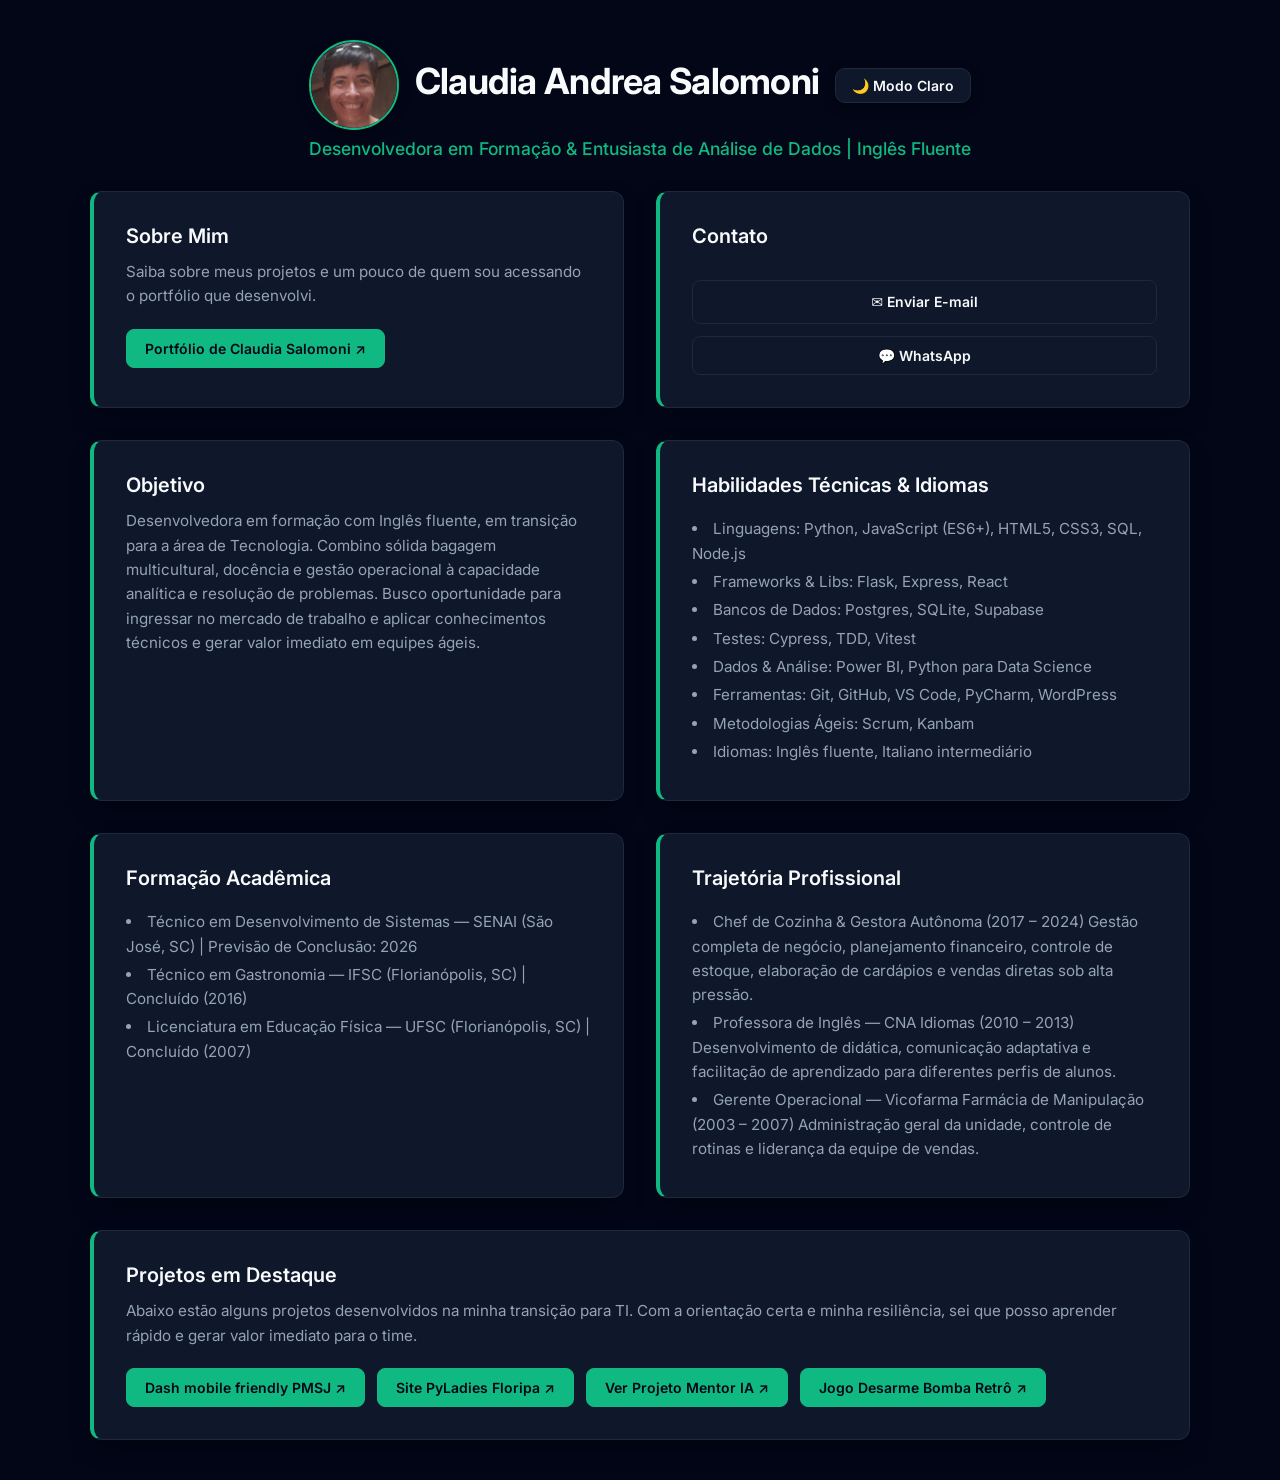
<file: index.html>
<!DOCTYPE html>
<html lang="pt-BR">
<head>
  <meta charset="UTF-8">
  <meta name="viewport" content="width=device-width, initial-scale=1.0">
  <title>Currículo Digital</title>
  
  <link rel="preconnect" href="https://fonts.googleapis.com">
  <link rel="preconnect" href="https://fonts.gstatic.com" crossorigin>
  <link href="https://fonts.googleapis.com/css2?family=Inter:wght@400;500;600;700&display=swap" rel="stylesheet">

  <link rel="stylesheet" href="stylesheet.css">
</head>
<body>

  <header class="header-profile">
    <div class="header-top">
      <img src="foto.png" alt="Foto de Claudia" class="profile-pic">
      <h1>Claudia Andrea Salomoni</h1>
      <input type="checkbox" id="theme-toggle" class="theme-checkbox" />

      <!-- Botão visual interativo (o label ativa o checkbox ao ser clicado) -->
      <label for="theme-toggle" class="theme-btn" aria-label="Alternar tema">
        <span class="icon-dark">🌙 Modo Claro</span>
        <span class="icon-light">☀️ Modo Escuro</span>
      </label>
    </div>
      <p>Desenvolvedora em Formação & Entusiasta de Análise de Dados | Inglês Fluente</p>
  </header>

  <main class="grid-container">
   
    <section class="grid-item">
      <h2>Sobre Mim</h2>
       <p>Saiba sobre meus projetos e um pouco de quem sou acessando o portfólio que desenvolvi.</p>
        <div class="project-links">
          <a href="https://clausalomoni.github.io/" target="_blank" rel="noopener noreferrer" class="btn-project primary">
            Portfólio de Claudia Salomoni ↗
          </a>

        </div>
    </section>

    <section class="grid-item">
      <h2>Contato</h2>
        <div class="contact-links">
        <!-- E-mail --><p>
          <a href="mailto:claudia404salomoni@gmail.com?subject=Oportunidade%20Profissional" class="btn-project secondary">
            ✉️ Enviar E-mail
          </a>
          </p>
 
          <!-- WhatsApp -->
          <a href="https://wa.me/5548991030916?text=Olá!%20Vi%20seu%20currículo%20e%20gostaria%20de%20conversar." 
            target="_blank" 
            rel="noopener noreferrer" 
            class="btn-project secondary">
            💬 WhatsApp
          </a>
      </div>
    </section>

    <section class="grid-item">
      <h2>Objetivo</h2>
        <p>Desenvolvedora em formação com Inglês fluente, em transição para a área de Tecnologia. Combino sólida bagagem multicultural, docência e gestão operacional à capacidade analítica e resolução de problemas. 
          Busco oportunidade para ingressar no mercado de trabalho e aplicar conhecimentos técnicos e gerar valor imediato em equipes ágeis.</p>
    </section>

    <section class="grid-item">
      <h2>Habilidades Técnicas & Idiomas</h2>
      <ul>
        <li>Linguagens: Python, JavaScript (ES6+), HTML5, CSS3, SQL, Node.js</li>
        <li>Frameworks & Libs: Flask, Express, React</li>
        <li>Bancos de Dados: Postgres, SQLite, Supabase</li>
        <li>Testes: Cypress, TDD, Vitest</li>
        <li>Dados & Análise: Power BI, Python para Data Science</li>
        <li>Ferramentas: Git, GitHub, VS Code, PyCharm, WordPress</li>
        <li>Metodologias Ágeis: Scrum, Kanbam</li>
        <li>Idiomas: Inglês fluente, Italiano intermediário  </li>
      </ul>
    </section>

    <section class="grid-item">
      <h2>Formação Acadêmica</h2>
        <ul>
          <li>Técnico em Desenvolvimento de Sistemas — SENAI (São José, SC) | Previsão de Conclusão: 2026</li>
          <li>Técnico em Gastronomia — IFSC (Florianópolis, SC) | Concluído (2016)</li>
          <li>Licenciatura em Educação Física — UFSC (Florianópolis, SC) | Concluído (2007)</li>
        </ul>
    </section>

    <section class="grid-item">
      <h2>Trajetória Profissional</h2>
        <ul>
          <li>Chef de Cozinha & Gestora Autônoma (2017 – 2024)
Gestão completa de negócio, planejamento financeiro, controle de estoque, elaboração de cardápios e vendas diretas sob alta pressão.</li>
          <li>Professora de Inglês — CNA Idiomas (2010 – 2013)
Desenvolvimento de didática, comunicação adaptativa e facilitação de aprendizado para diferentes perfis de alunos.</li>
          <li>Gerente Operacional — Vicofarma Farmácia de Manipulação (2003 – 2007)
Administração geral da unidade, controle de rotinas e liderança da equipe de vendas.</li>
        </ul>
    </section>


    <section class="grid-item full-width">
      <h2>Projetos em Destaque</h2>
        <p>Abaixo estão alguns projetos desenvolvidos na minha transição para TI. Com a orientação certa e minha resiliência, 
        sei que posso aprender rápido e gerar valor imediato para o time.</p>
          <div class="project-links">
                    
            <a href="https://saojose-transparente-psi.vercel.app/" target="_blank" rel="noopener noreferrer" class="btn-project primary">
              Dash mobile friendly PMSJ ↗
            </a> 

            <a href="https://clausalomoni.github.io/site-pyladies-floripa/" target="_blank" rel="noopener noreferrer" class="btn-project primary">
              Site PyLadies Floripa ↗
            </a> 

            <a href="https://mentoria-sa.vercel.app/" target="_blank" rel="noopener noreferrer" class="btn-project primary">
              Ver Projeto Mentor IA ↗
            </a>

            <a href="https://desarme-bomba-flask.onrender.com/" target="_blank" rel="noopener noreferrer" class="btn-project primary">
              Jogo Desarme Bomba Retrô ↗
            </a>
          </div>
      </section>

  </main>

</body>
</html>
</file>
<file: stylesheet.css>
* {
  box-sizing: border-box;
  margin: 0;
  padding: 0;
}

/* ==========================================================================
   1. VARIÁVEIS DE CORES & MODO DE TEMA (MODO ESCURO - PADRÃO)
   ========================================================================== */
:root {
  --bg-page: #020617;          /* Fundo geral escuro e elegante */
  --bg-card: #0f172a;          /* Slate escuro sofisticado */
  --border-card: #1e293b;      /* Borda discreta */
  --border-card-hover: #334155;/* Borda no hover */
  --border-accent: #10B981;    /* Verde Esmeralda para destaque */
  --text-main: #f8fafc;        /* Texto principal (alto contraste) */
  --text-muted: #94a3b8;       /* Texto secundário */
  --btn-primary-text: #020617; /* Texto do botão principal */
  --btn-primary-hover: #059669;/* Verde hover */
  --shadow-color: rgba(0, 0, 0, 0.4);
  --shadow-hover: rgba(0, 0, 0, 0.6);
  --shadow-primary-btn: rgba(16, 185, 129, 0.3);
}

/* ==========================================================================
   2. LÓGICA DO MODO CLARO EM CSS PURO (SELETOR HAS + CHECKBOX)
   ========================================================================== */

/* Quando o checkbox invisível #theme-toggle estiver marcado, aplica as cores claras */
html:has(#theme-toggle:checked) {
  --bg-page: #f8fafc;          /* Fundo geral claro */
  --bg-card: #ffffff;          /* Card com fundo branco limpo */
  --border-card: #e2e8f0;      /* Borda suave */
  --border-card-hover: #cbd5e1;/* Borda no hover */
  --border-accent: #059669;    /* Verde escuro adaptado para fundo claro */
  --text-main: #0f172a;        /* Texto principal escuro */
  --text-muted: #475569;       /* Texto secundário */
  --btn-primary-text: #ffffff; /* Texto branco no botão primário */
  --btn-primary-hover: #047857;/* Verde hover escuro */
  --shadow-color: rgba(0, 0, 0, 0.06);
  --shadow-hover: rgba(0, 0, 0, 0.12);
  --shadow-primary-btn: rgba(5, 150, 105, 0.25);
}

/* Esconde o checkbox real */
.theme-checkbox {
  display: none;
}

/* Estilo do Botão de Alternância (Label) */
.theme-btn {
  display: inline-flex;
  align-items: center;
  justify-content: center;
  padding: 8px 16px;
  border-radius: 10px;
  border: 1px solid var(--border-card);
  background-color: var(--bg-card);
  color: var(--text-main);
  cursor: pointer;
  font-size: 0.875rem;
  font-weight: 600;
  margin-top: 0px;
  transition: all 0.2s ease;
  user-select: none;
  box-shadow: 0 4px 12px var(--shadow-color);
}

.theme-btn:hover {
  border-color: var(--border-accent);
  transform: translateY(-2px);
}

/* Alternância dos textos/ícones dentro do botão */
.theme-btn .icon-light { display: none; }
.theme-btn .icon-dark { display: inline; }

html:has(#theme-toggle:checked) .theme-btn .icon-dark { display: none; }
html:has(#theme-toggle:checked) .theme-btn .icon-light { display: inline; }

/* ==========================================================================
   3. ESTILOS GERAIS DA PÁGINA (BODY)
   ========================================================================== */
body {
  font-family: 'Inter', system-ui, -apple-system, sans-serif;
  background-color: var(--bg-page);
  color: var(--text-main);
  min-height: 100vh;
  display: flex;
  flex-direction: column;
  justify-content: center;
  align-items: center;
  padding: 40px 16px;
  transition: background-color 0.3s ease, color 0.3s ease;
}

/* ==========================================================================
   4. CABEÇALHO DA PÁGINA
   ========================================================================== */
.header-profile {
  display: flex;
  flex-direction: column;
  align-items: center;       /* Centraliza a imagem verticalmente com o texto */
  text-align: center;
  margin-bottom: 32px;
  width: 100%;
}

/* Primeira Linha (Foto + Nome) */
.header-top {
  display: flex;
  align-items: center;       /* Alinha a imagem na altura média do nome */
  justify-content: center;   /* Centraliza o conjunto foto+nome na tela */
  gap: 16px;                 /* Espaço entre a foto e o nome */
  margin-bottom: 8px;        /* Espaço para a descrição abaixo */
}

.header-profile h1 {
  font-size: 2.25rem;
  font-weight: 700;
  letter-spacing: -0.02em;
  margin-bottom: 8px;
  color: var(--text-main);
}

.header-profile p {
  color: var(--border-accent);
  font-size: 1.1rem;
  font-weight: 500;
}

.profile-pic {
  width: 90px;               /* Tamanho ideal para ficar proporcional ao nome */
  height: 90px;
  border-radius: 50%;        /* Deixa a imagem redonda */
  object-fit: cover;         /* Garante que a foto não fique esticada */
  border: 2px solid var(--border-accent); /* Borda do seu tema */
  flex-shrink: 0;            /* Impede que a foto amasse em telas menores */
  box-shadow: 0 4px 12px var(--shadow-color);
  transition: border-color 0.3s ease, box-shadow 0.3s ease;
}

/* ==========================================================================
   5. CONTAINER GRID & CARDS (MOBILE-FIRST BASE)
   ========================================================================== */
.grid-container {
  display: grid;
  width: 100%;
  max-width: 1100px;
  gap: 20px;
  grid-template-columns: 1fr; /* 1 coluna no celular */
}

.grid-item {
  background-color: var(--bg-card);
  border: 1px solid var(--border-card);
  border-left: 4px solid var(--border-accent);
  border-radius: 12px;
  padding: 28px;
  box-shadow: 0 10px 25px -5px var(--shadow-color);
  transition: transform 0.2s ease, box-shadow 0.2s ease, border-color 0.2s ease, background-color 0.3s ease;
  display: flex;
  flex-direction: column;
  justify-content: flex-start;
}

.grid-item:hover {
  transform: translateY(-3px);
  box-shadow: 0 20px 30px -10px var(--shadow-hover);
  border-color: var(--border-card-hover);
}

.grid-item h2 {
  font-size: 1.25rem;
  font-weight: 600;
  color: var(--text-main);
  margin-bottom: 12px;
}

.grid-item p, 
.grid-item ul {
  color: var(--text-muted);
  font-size: 0.95rem;
  line-height: 1.6;
}

.grid-item ul {
  list-style-position: inside;
  margin-top: 8px;
}

.grid-item li {
  margin-bottom: 4px;
}

/* ==========================================================================
   6. LINKS E BOTÕES DOS PROJETOS
   ========================================================================== */
.project-links {
  display: flex;
  flex-wrap: wrap;
  gap: 12px;
  margin-top: 20px;
}

.btn-project {
  display: inline-flex;
  align-items: center;
  justify-content: center;
  padding: 10px 18px;
  border-radius: 8px;
  font-size: 0.875rem;
  font-weight: 600;
  text-decoration: none;
  transition: all 0.2s ease;
  cursor: pointer;
  outline: none;
}

.btn-project.primary {
  background-color: var(--border-accent);
  color: var(--btn-primary-text);
  border: 1px solid var(--border-accent);
}

.btn-project.primary:hover,
.btn-project.primary:focus-visible {
  background-color: var(--btn-primary-hover);
  transform: translateY(-2px);
  box-shadow: 0 4px 12px var(--shadow-primary-btn);
}

.btn-project.secondary {
  background-color: transparent;
  color: var(--text-main);
  border: 1px solid var(--border-card);
}

.btn-project.secondary:hover,
.btn-project.secondary:focus-visible {
  background-color: var(--border-card);
  color: var(--border-accent);
  border-color: var(--border-card-hover);
  transform: translateY(-2px);
}

.btn-project:focus-visible {
  outline: 2px solid var(--border-accent);
  outline-offset: 2px;
}

/* Container de links empilhados */
.contact-links {
  display: flex;
  flex-direction: column; /* Força os itens a ficarem um abaixo do outro */
  gap: 12px;              /* Espaçamento uniforme entre os botões */
  margin-top: 20px;
  width: 100%;
}

.contact-links .btn-project {
  width: 100%;
  justify-content: center; /* Centraliza o texto/ícone no botão */
}

/* ==========================================================================
   7. MEDIA QUERIES (RESPONSIVIDADE)
   ========================================================================== */

/* Dispositivos Muito Pequenos (até 480px) */
@media (max-width: 480px) {
  .project-links {
    flex-direction: column;
  }

  .btn-project {
    width: 100%;
  }
}

/* Tablets e Desktops (a partir de 768px) */
@media (min-width: 768px) {
  .grid-container {
    grid-template-columns: 1fr 1fr; /* Divisão 2 colunas */
    gap: 24px;
  }

  .full-width {
    grid-column: 1 / -1;
  }
}

/* Desktops Grandes (a partir de 1024px) */
@media (min-width: 1024px) {
  .grid-container {
    gap: 32px;
  }

  .grid-item {
    padding: 32px;
  }
}
</file>
